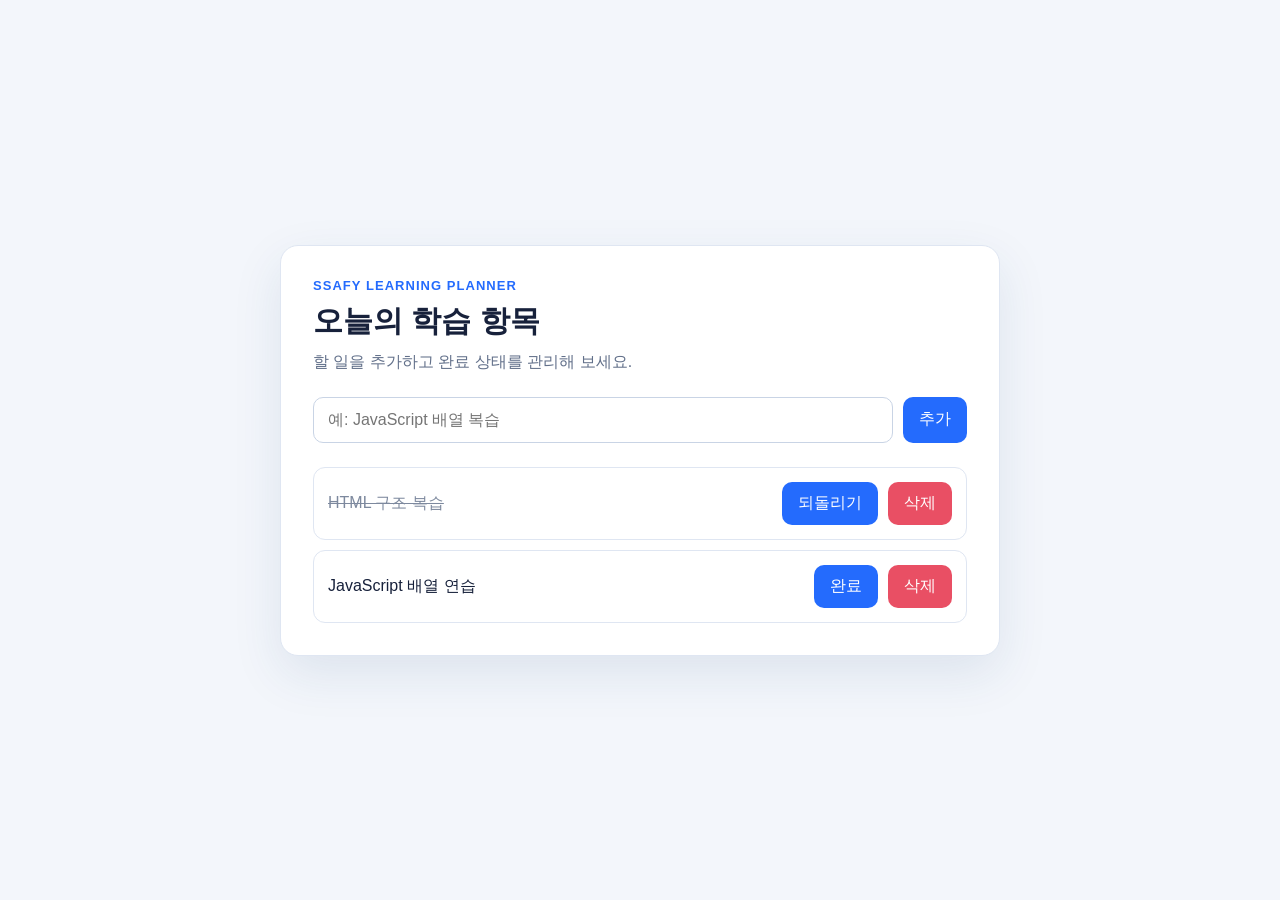
<file: 02_Orchestration/00_simple-agent/index.html>
<!doctype html>
<html lang="ko">
  <head>
    <meta charset="utf-8" />
    <meta name="viewport" content="width=device-width, initial-scale=1" />
    <title>SSAFY 학습 플래너</title>
    <link rel="stylesheet" href="style.css" />
  </head>
  <body>
    <main class="planner">
      <p class="eyebrow">SSAFY LEARNING PLANNER</p>
      <h1>오늘의 학습 항목</h1>
      <p class="description">할 일을 추가하고 완료 상태를 관리해 보세요.</p>

      <form id="task-form" class="task-form">
        <label class="sr-only" for="task-input">학습 내용</label>
        <input id="task-input" type="text" placeholder="예: JavaScript 배열 복습" autocomplete="off" />
        <button type="submit">추가</button>
      </form>

      <ul id="task-list" class="task-list" aria-live="polite"></ul>
    </main>

    <script src="app.js"></script>
  </body>
</html>
</file>
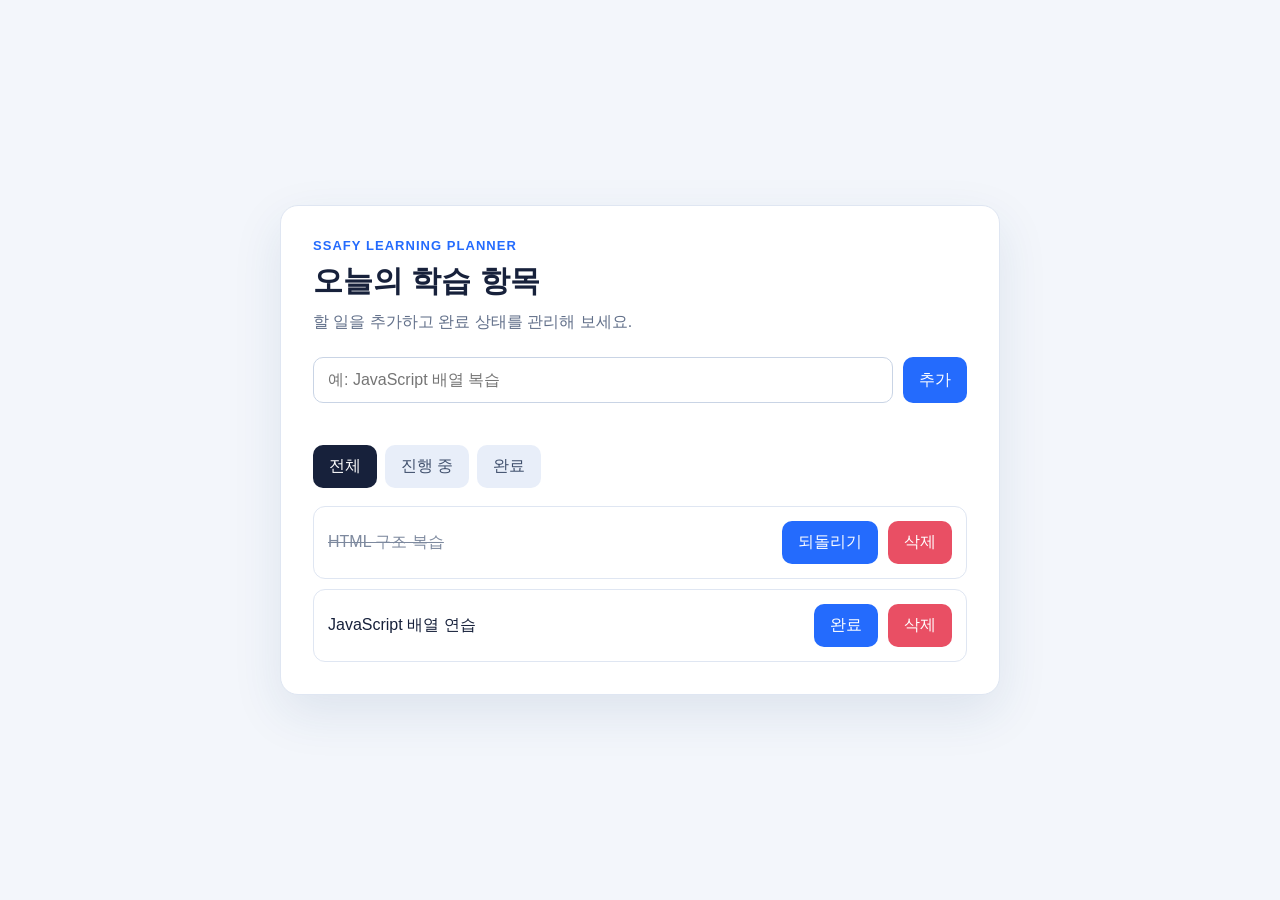
<file: 03_Harness/ssafy-learning-planner/index.html>
<!doctype html>
<html lang="ko">
  <head>
    <meta charset="utf-8" />
    <meta name="viewport" content="width=device-width, initial-scale=1" />
    <title>SSAFY 학습 플래너</title>
    <link rel="stylesheet" href="style.css" />
  </head>
  <body>
    <main class="planner">
      <p class="eyebrow">SSAFY LEARNING PLANNER</p>
      <h1>오늘의 학습 항목</h1>
      <p class="description">할 일을 추가하고 완료 상태를 관리해 보세요.</p>

      <form id="task-form" class="task-form" novalidate>
        <label class="sr-only" for="task-input">학습 내용</label>
        <input id="task-input" type="text" placeholder="예: JavaScript 배열 복습" autocomplete="off" aria-describedby="error-message" />
        <button type="submit">추가</button>
      </form>
      <p id="error-message" class="error-message" role="alert"></p>

      <div class="filters" aria-label="학습 항목 상태 필터">
        <button type="button" class="filter-button active" data-filter="all">전체</button>
        <button type="button" class="filter-button" data-filter="active">진행 중</button>
        <button type="button" class="filter-button" data-filter="completed">완료</button>
      </div>

      <ul id="task-list" class="task-list" aria-live="polite"></ul>
    </main>

    <script src="validation.js"></script>
    <script src="app.js"></script>
  </body>
</html>
</file>
<file: 02_Orchestration/00_simple-agent/style.css>
:root {
  font-family: "Noto Sans KR", "Malgun Gothic", sans-serif;
  color: #17213b;
  background: #f3f6fb;
}

* { box-sizing: border-box; }

body {
  margin: 0;
  min-height: 100vh;
  display: grid;
  place-items: center;
  padding: 32px 16px;
}

button, input { font: inherit; }

.planner {
  width: min(720px, 100%);
  background: #ffffff;
  border: 1px solid #dfe6f2;
  border-radius: 18px;
  padding: 32px;
  box-shadow: 0 18px 50px rgba(32, 64, 120, 0.1);
}

.eyebrow {
  margin: 0 0 8px;
  color: #246bfd;
  font-size: 13px;
  font-weight: 800;
  letter-spacing: 0.08em;
}

h1 { margin: 0; font-size: 30px; }
.description { margin: 10px 0 24px; color: #62708a; }

.task-form { display: flex; gap: 10px; }

.task-form input {
  flex: 1;
  min-width: 0;
  padding: 13px 14px;
  border: 1px solid #c9d4e5;
  border-radius: 10px;
}

button {
  border: 0;
  border-radius: 10px;
  padding: 11px 16px;
  background: #246bfd;
  color: #ffffff;
  cursor: pointer;
}

button:hover { background: #1658da; }

.task-list {
  list-style: none;
  padding: 0;
  margin: 24px 0 0;
  display: grid;
  gap: 10px;
}

.task-item {
  display: flex;
  align-items: center;
  gap: 10px;
  padding: 14px;
  border: 1px solid #dfe6f2;
  border-radius: 12px;
}

.task-item span { flex: 1; }
.task-item.completed span { color: #7d899e; text-decoration: line-through; }
.task-item .delete { background: #e94f64; }
.task-item .delete:hover { background: #c9364b; }
.empty { color: #7d899e; text-align: center; padding: 24px 0; }

.sr-only {
  position: absolute;
  width: 1px;
  height: 1px;
  padding: 0;
  margin: -1px;
  overflow: hidden;
  clip: rect(0, 0, 0, 0);
  white-space: nowrap;
  border: 0;
}

@media (max-width: 560px) {
  .planner { padding: 22px; }
  .task-form { flex-direction: column; }
  .task-item { align-items: stretch; flex-wrap: wrap; }
  .task-item span { flex-basis: 100%; }
}
</file>
<file: 03_Harness/ssafy-learning-planner/style.css>
:root {
  font-family: "Noto Sans KR", "Malgun Gothic", sans-serif;
  color: #17213b;
  background: #f3f6fb;
}

* { box-sizing: border-box; }

body {
  margin: 0;
  min-height: 100vh;
  display: grid;
  place-items: center;
  padding: 32px 16px;
}

button, input { font: inherit; }

.planner {
  width: min(720px, 100%);
  background: #ffffff;
  border: 1px solid #dfe6f2;
  border-radius: 18px;
  padding: 32px;
  box-shadow: 0 18px 50px rgba(32, 64, 120, 0.1);
}

.eyebrow { margin: 0 0 8px; color: #246bfd; font-size: 13px; font-weight: 800; letter-spacing: 0.08em; }
h1 { margin: 0; font-size: 30px; }
.description { margin: 10px 0 24px; color: #62708a; }
.task-form { display: flex; gap: 10px; }
.task-form input { flex: 1; min-width: 0; padding: 13px 14px; border: 1px solid #c9d4e5; border-radius: 10px; }

button { border: 0; border-radius: 10px; padding: 11px 16px; background: #246bfd; color: #ffffff; cursor: pointer; }
button:hover { background: #1658da; }

.error-message { min-height: 22px; margin: 8px 0 0; color: #c9364b; font-size: 14px; }
.filters { display: flex; gap: 8px; margin-top: 12px; }
.filter-button { background: #e8eef9; color: #40506d; }
.filter-button:hover { background: #d8e2f2; }
.filter-button.active { background: #17213b; color: #ffffff; }

.task-list { list-style: none; padding: 0; margin: 18px 0 0; display: grid; gap: 10px; }
.task-item { display: flex; align-items: center; gap: 10px; padding: 14px; border: 1px solid #dfe6f2; border-radius: 12px; }
.task-item span { flex: 1; }
.task-item.completed span { color: #7d899e; text-decoration: line-through; }
.task-item .delete { background: #e94f64; }
.task-item .delete:hover { background: #c9364b; }
.empty { color: #7d899e; text-align: center; padding: 24px 0; }

.sr-only { position: absolute; width: 1px; height: 1px; padding: 0; margin: -1px; overflow: hidden; clip: rect(0, 0, 0, 0); white-space: nowrap; border: 0; }

@media (max-width: 560px) {
  .planner { padding: 22px; }
  .task-form { flex-direction: column; }
  .task-item { align-items: stretch; flex-wrap: wrap; }
  .task-item span { flex-basis: 100%; }
}
</file>
